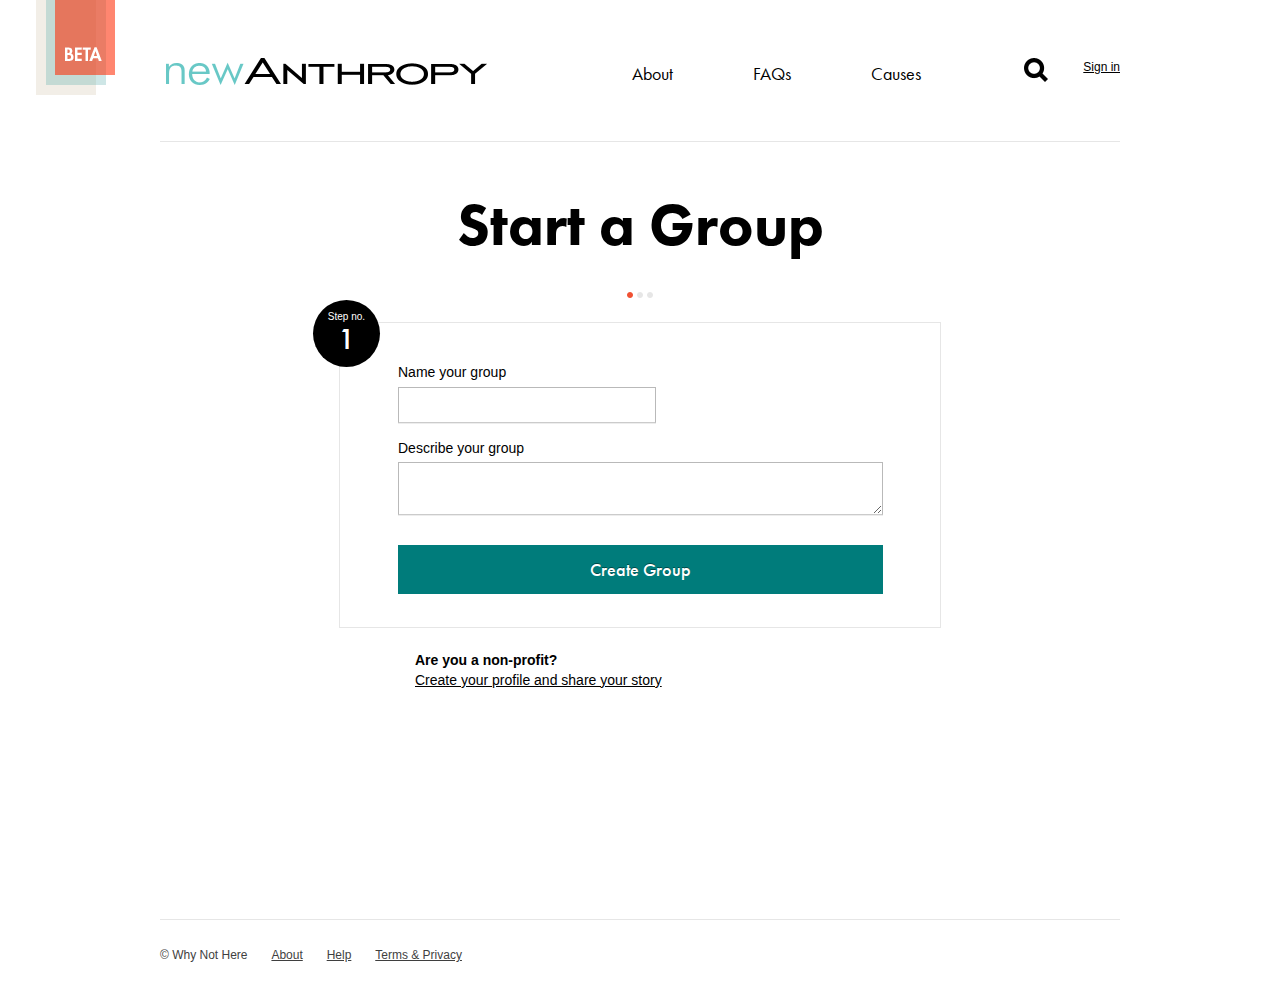
<file: index.html>
<!DOCTYPE HTML>
<html>
    <head>
        <meta charset="utf-8">
        
        <link rel="stylesheet" type="text/css" href="stylesheets/reset.css">
        <link rel="stylesheet" type="text/css" href="stylesheets/fonts.css">
        <link rel="stylesheet" type="text/css" href="stylesheets/style.css">
        
        <title></title>
        
    </head>
    <body>
        <div class="header">
            <div class="wrap">
                <ul class="header-nav">
                    <li class="signin"><a href="#">Sign in</a></li>
                    <li class="search"><a href="#"></a></li>
                    <li><a href="step-three.html">Causes</a></li>
                    <li><a href="step-two.html">FAQs</a></li>
                    <li><a href="index.html">About</a></li>
                </ul>
                <span class="beta"></span>
                <a href="#" class="logo"><img src="images/logo.png" alt="Logo" /></a>
            </div>
        </div>
        <div class="content start-group step-one">
            <div class="wrap">
                <h1>Start a Group</h1>
                <span class="step-pointer"></span>
                
                <div class="form-block">
                    <span class="step-number">Step no. <span>1</span></span>
                    
                    <form>
                        <label>Name your group</label>
                        <input type="text" />
                        <label>Describe your group</label>
                        <textarea></textarea>
                        <button class="btn">Create Group</button>
                    </form>
                </div>
                
                <span class="non-profit">
                    Are you a non-profit?<br />
                    <a href="#">Create your profile and share your story</a>
                </span>
                
            </div>
        </div>
        
        <div class="wrap footer">
            <span class="copy">&copy; Why Not Here</span>
            <a href="#">About</a>
            <a href="#">Help</a>
            <a href="#">Terms & Privacy</a>
        </div>
    </body>
</html>
</file>
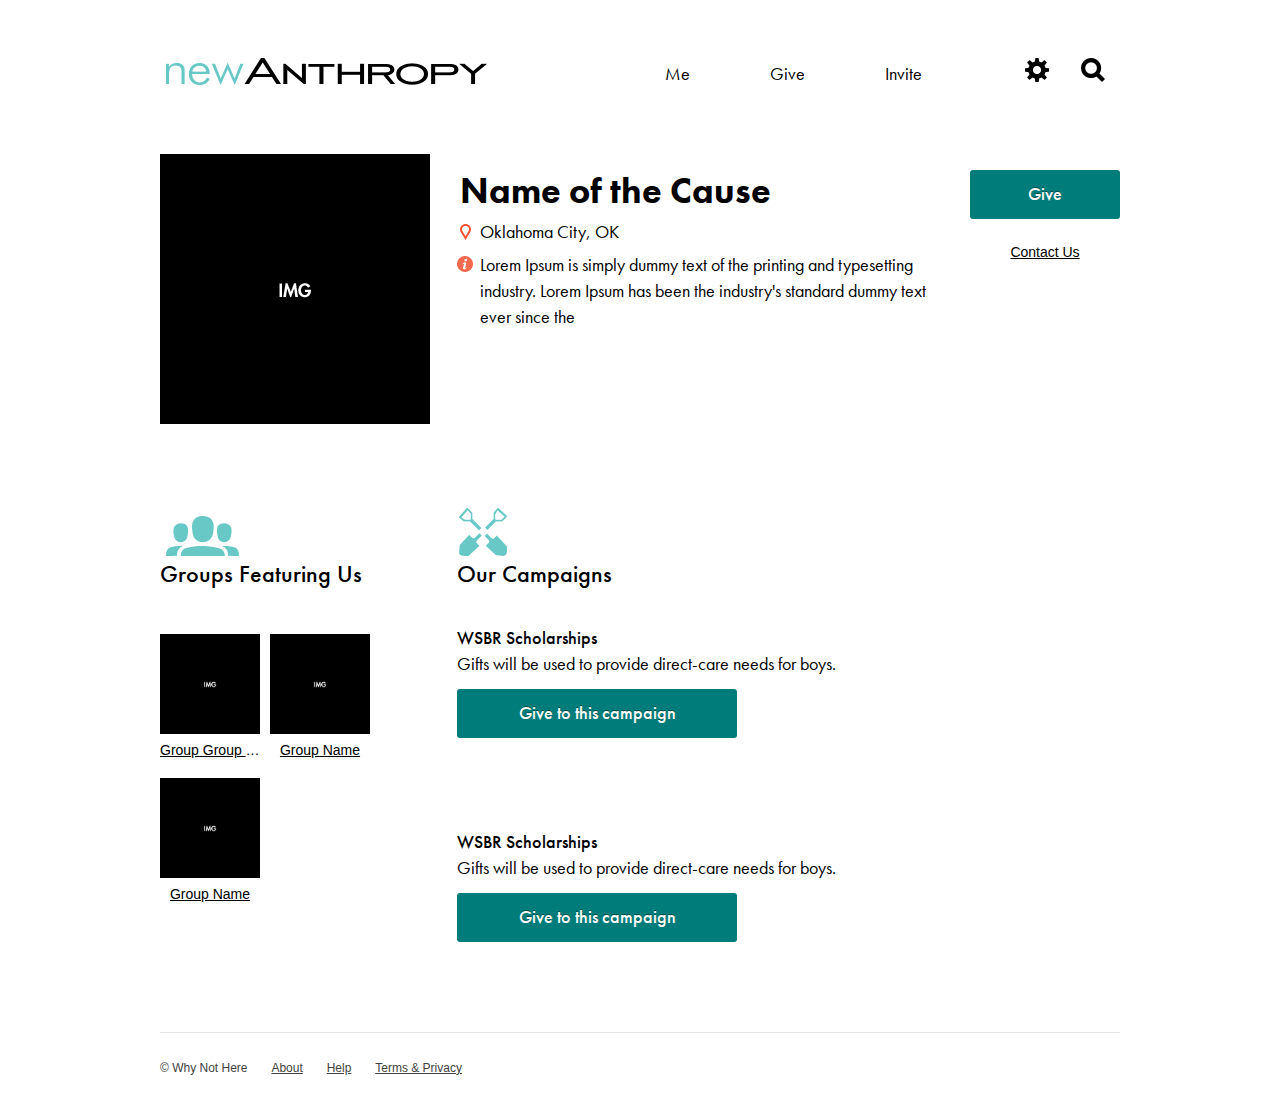
<file: causes-profile.html>
<!DOCTYPE HTML>
<html>
    <head>
        <meta charset="utf-8">
        
        <link rel="stylesheet" type="text/css" href="stylesheets/reset.css">
        <link rel="stylesheet" type="text/css" href="stylesheets/fonts.css">
        <link rel="stylesheet" type="text/css" href="stylesheets/style.css">
        
        <title></title>
        
    </head>
    <body>
        <div class="header causes-header causes-profile-header">
            <div class="wrap">
                <ul class="header-nav">
                    <li class="search"><a href="#"></a></li>
                    <li class="settings"><a href="#"></a></li>
                    <li><a href="step-three.html">Invite</a></li>
                    <li><a href="step-two.html">Give</a></li>
                    <li><a href="index.html">Me</a></li>
                </ul>
                <a href="#" class="logo"><img src="images/logo.png" alt="Logo" /></a>
            </div>
        </div>
        <div class="content causes-profile">
            <div class="wrap">
                
                <div class="cause-info">
                    <div class="photo-block">
                        <img src="images/default_image_270.png" alt="Image" />
                    </div>
                    <div class="buttons-block">
                        <a href="#" class="btn">Give</a>
                        <a href="#" class="link">Contact Us</a>
                    </div>
                    <div class="info">
                        <h1>Name of the Cause</h1>
                        <ul>
                            <li class="location">
                                Oklahoma City, OK
                            </li>
                            <li class="description">
                                Lorem Ipsum is simply dummy text of the printing and typesetting industry. Lorem Ipsum has been the industry's standard dummy text ever since the
                            </li>
                        </ul>
                    </div>
                </div>
                
                <div class="sidebar">
                    <h2 class="icon-groups">Groups Featuring Us</h2>
                    <ul class="groups-featuring-list">
                        <li><a href="#"><img src="images/default_image_270.png" width="100" alt="Image" />Group Group Name</a></li>
                        <li><a href="#"><img src="images/default_image_270.png" width="100" alt="Image" />Group Name</a></li>
                        <li><a href="#"><img src="images/default_image_270.png" width="100" alt="Image" />Group Name</a></li>
                    </ul>
                </div>
                
                <div class="campaign-block">
                    <h2 class="icon-campaigns">Our Campaigns</h2>
                    
                    <h3>WSBR Scholarships</h3>
                    <p>Gifts will be used to provide direct-care needs for boys.</p>
                    <a href="#" class="btn">Give to this campaign</a>
                    
                    <h3>WSBR Scholarships</h3>
                    <p>Gifts will be used to provide direct-care needs for boys.</p>
                    <a href="#" class="btn">Give to this campaign</a>
                </div>
                
                <div class="clear"></div>
            </div>
        </div>
        
        <div class="wrap footer">
            <span class="copy">&copy; Why Not Here</span>
            <a href="#">About</a>
            <a href="#">Help</a>
            <a href="#">Terms & Privacy</a>
        </div>
    </body>
</html>
</file>
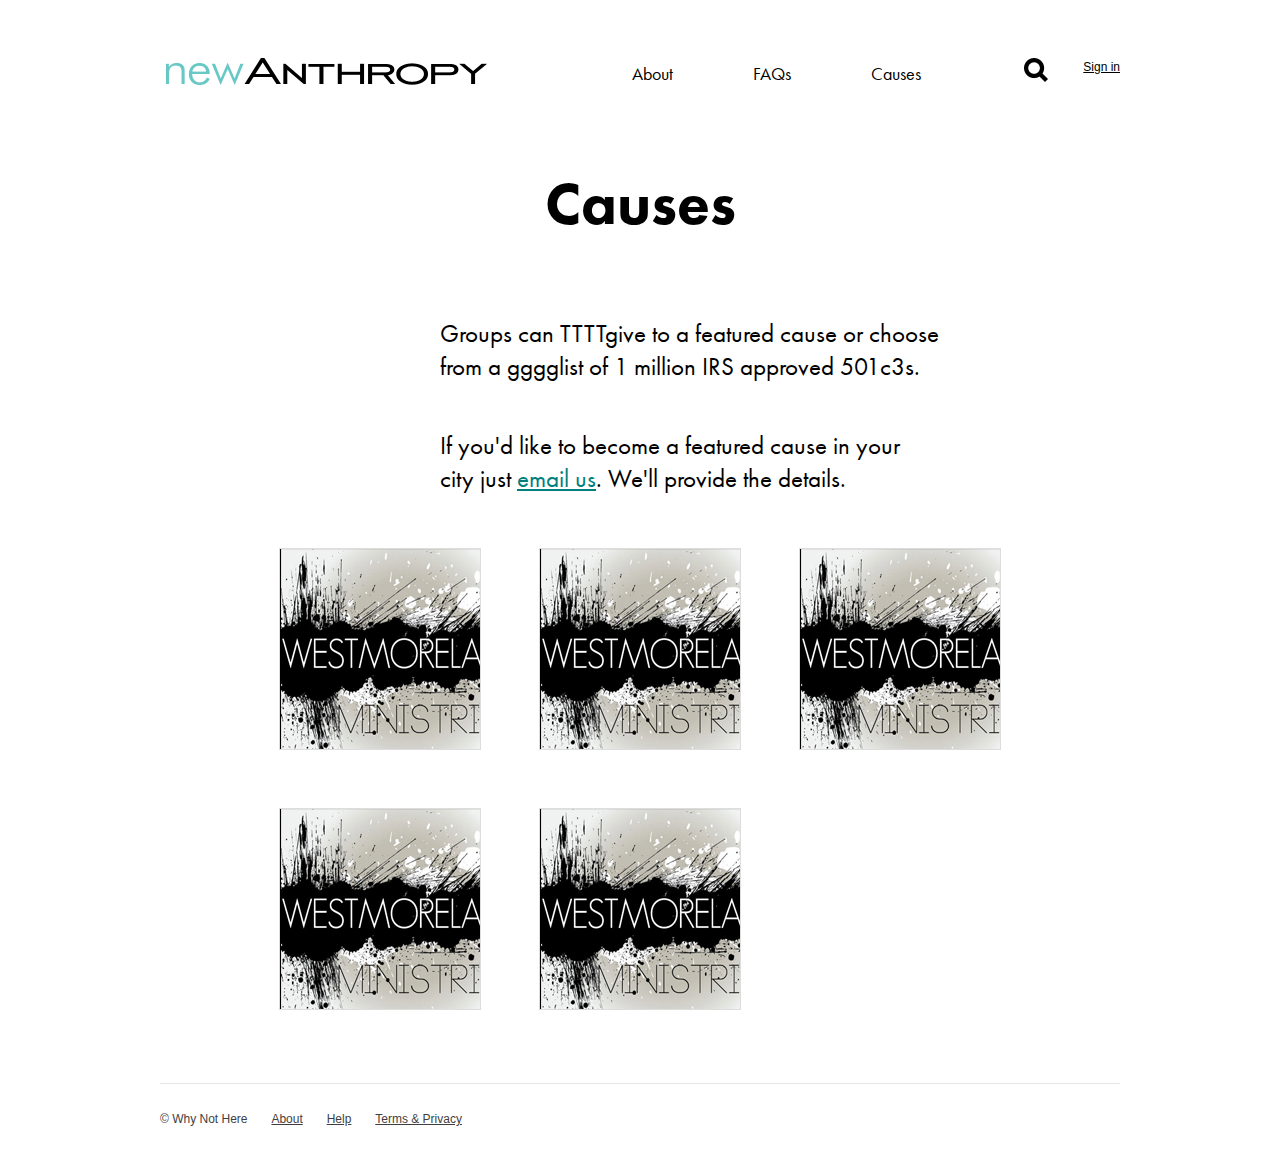
<file: causes.html>
<!DOCTYPE HTML>
<html>
    <head>
        <meta charset="utf-8">
        
        <link rel="stylesheet" type="text/css" href="stylesheets/reset.css">
        <link rel="stylesheet" type="text/css" href="stylesheets/fonts.css">
        <link rel="stylesheet" type="text/css" href="stylesheets/style.css">
        
        <title></title>
        
    </head>
    <body>
        <div class="header causes-header">
            <div class="wrap">
                <ul class="header-nav">
                    <li class="signin"><a href="#">Sign in</a></li>
                    <li class="search"><a href="#"></a></li>
                    <li><a href="step-three.html">Causes</a></li>
                    <li><a href="step-two.html">FAQs</a></li>
                    <li><a href="index.html">About</a></li>
                </ul>
                <a href="#" class="logo"><img src="images/logo.png" alt="Logo" /></a>
            </div>
        </div>
        <div class="content causes-page">
            <div class="wrap">
                <h1>Causes</h1>
                <p style="">Groups can TTTTgive to a featured cause or choose <br />from a gggglist of 1 million IRS approved 501c3s.</p>
                <p style="">If you'd like to become a featured cause in your <br />city just <a href="#">email us</a>. We'll provide the details.</p>
                
                <ul class="causes-list">
                    <li><a href="causes-profile.html"><img src="images/default_cause.png" alt="Image" /></a></li>
                    <li><a href="causes-profile.html"><img src="images/default_cause.png" alt="Image" /></a></li>
                    <li><a href="causes-profile.html"><img src="images/default_cause.png" alt="Image" /></a></li>
                    <li><a href="causes-profile.html"><img src="images/default_cause.png" alt="Image" /></a></li>
                    <li><a href="causes-profile.html"><img src="images/default_cause.png" alt="Image" /></a></li>
                </ul>
            </div>
        </div>
        
        <div class="wrap footer">
            <span class="copy">&copy; Why Not Here</span>
            <a href="#">About</a>
            <a href="#">Help</a>
            <a href="#">Terms & Privacy</a>
        </div>
    </body>
</html>
</file>
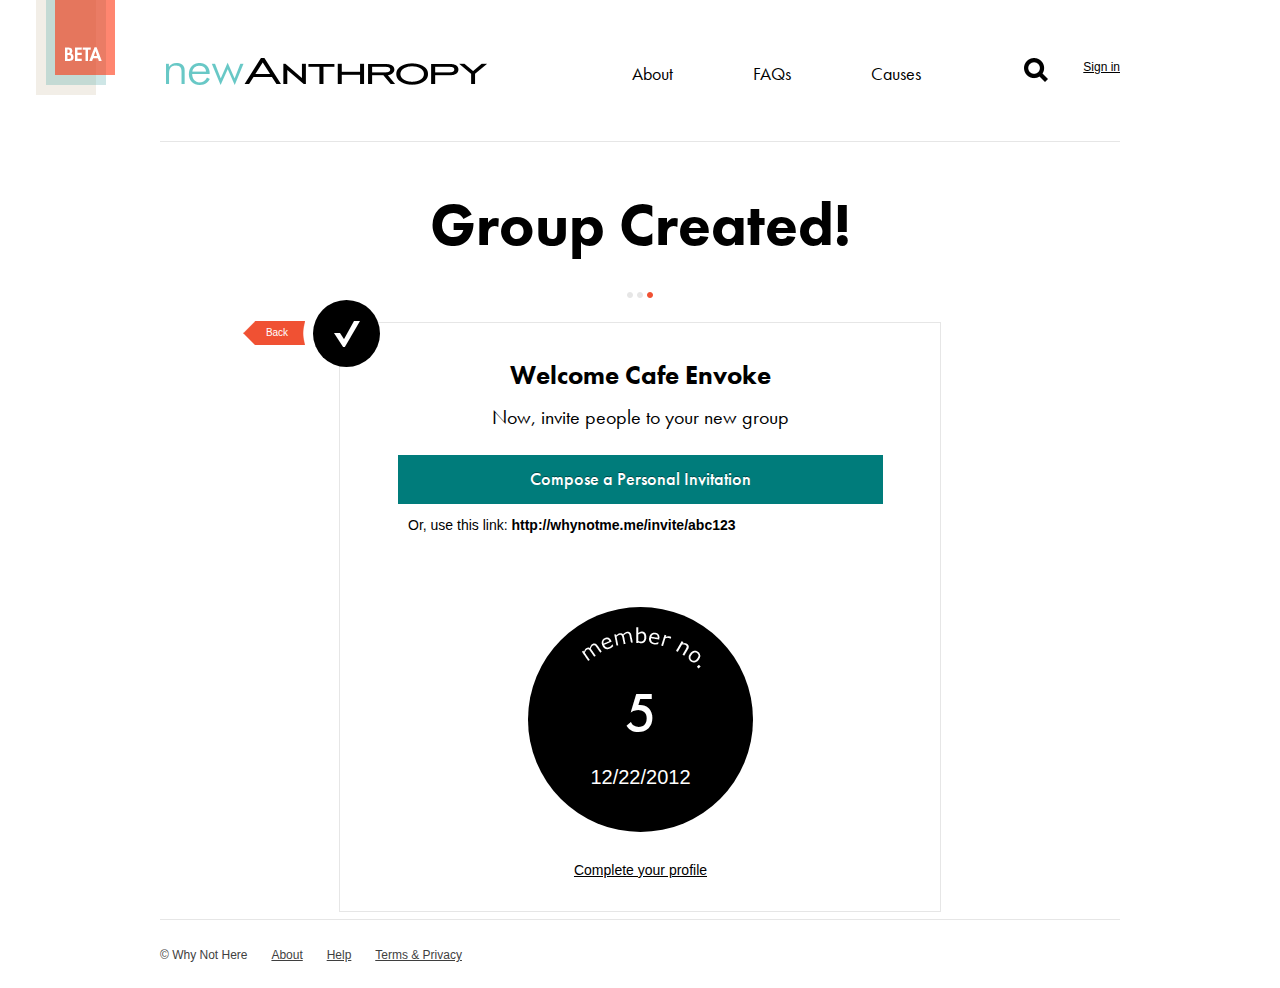
<file: step-three.html>
<!DOCTYPE HTML>
<html>
    <head>
        <meta charset="utf-8">
        
        <link rel="stylesheet" type="text/css" href="stylesheets/reset.css">
        <link rel="stylesheet" type="text/css" href="stylesheets/fonts.css">
        <link rel="stylesheet" type="text/css" href="stylesheets/style.css">
        
        <title></title>
        
    </head>
    <body>
        <div class="header">
            <div class="wrap">
                <ul class="header-nav">
                    <li class="signin"><a href="#">Sign in</a></li>
                    <li class="search"><a href="#"></a></li>
                    <li><a href="step-three.html">Causes</a></li>
                    <li><a href="step-two.html">FAQs</a></li>
                    <li><a href="index.html">About</a></li>
                </ul>
                <span class="beta"></span>
                <a href="#" class="logo"><img src="images/logo.png" alt="Logo" /></a>
            </div>
        </div>
        <div class="content start-group step-three">
            <div class="wrap">
                <h1>Group Created!</h1>
                <span class="step-pointer"></span>
                
                <div class="form-block">
                    <span class="step-number"><a href="#" class="back">Back</a></span>
                    <h2>Welcome Cafe Envoke</h2>
                    <span class="direction">Now, invite people to your new group</span>
                    <a href="#" class="btn">Compose a Personal Invitation</a>
                    <p class="invite-link">Or, use this link: <a href="#">http://whynotme.me/invite/abc123</a></p>
                    
                    <div class="member-number">
                        <span class="number">5</span>
                        <span class="date">12/22/2012</span>
                    </div>
                    
                    <span class="complete-link">
                        <a href="#">Complete your profile</a>
                    </span>
                </div>
                
            </div>
        </div>
        
        <div class="wrap footer">
            <span class="copy">&copy; Why Not Here</span>
            <a href="#">About</a>
            <a href="#">Help</a>
            <a href="#">Terms & Privacy</a>
        </div>
    </body>
</html>
</file>
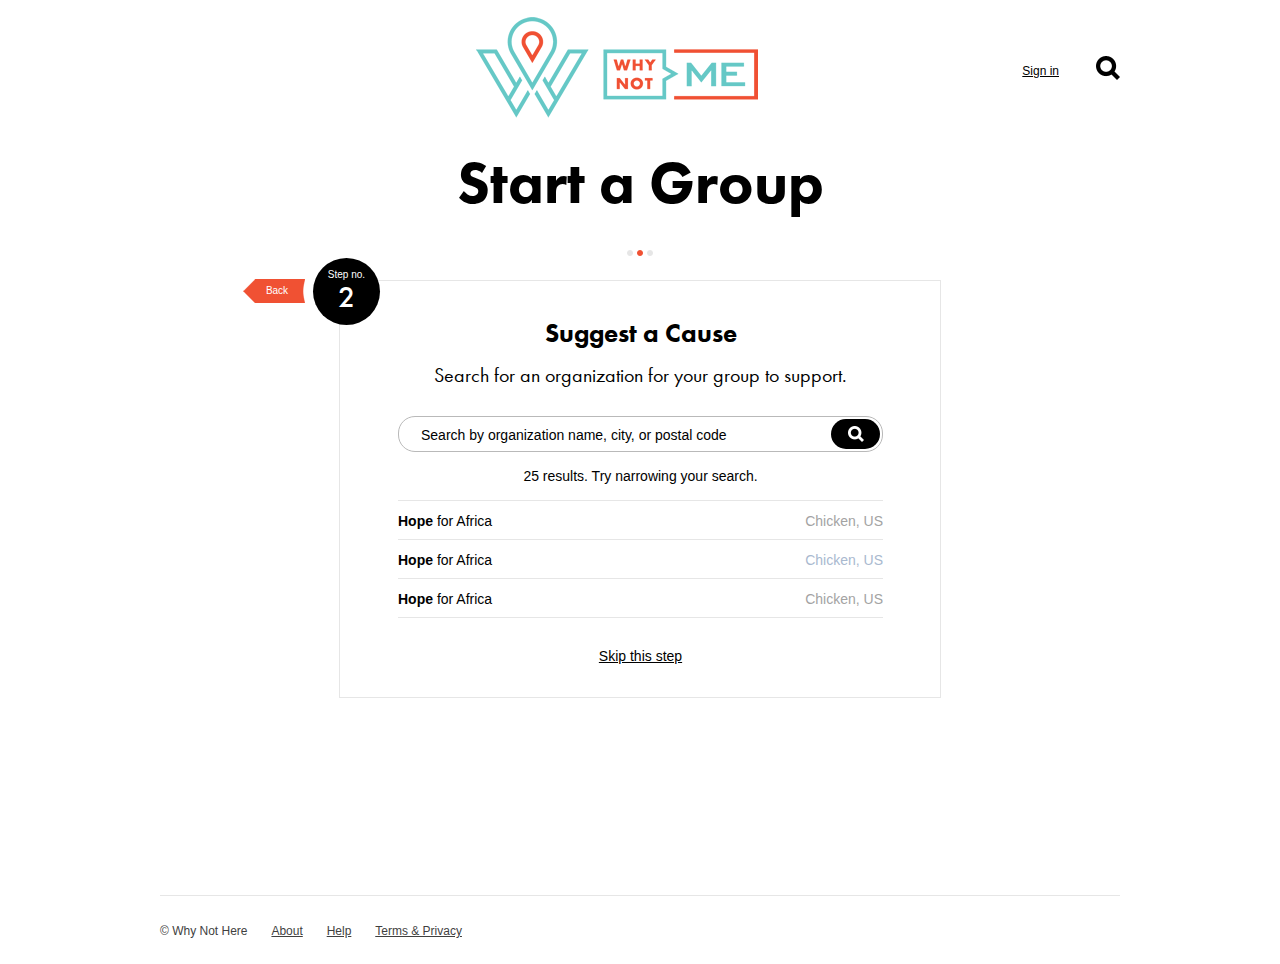
<file: step-two.html>
<!DOCTYPE HTML>
<html>
    <head>
        <meta charset="utf-8">
        
        <link rel="stylesheet" type="text/css" href="stylesheets/reset.css">
        <link rel="stylesheet" type="text/css" href="stylesheets/fonts.css">
        <link rel="stylesheet" type="text/css" href="stylesheets/style.css">
        
        <title></title>
        
    </head>
    <body>
        <div class="header header-a">
            <div class="wrap">
                <ul class="header-nav">
                    <li class="signin"><a href="#">Sign in</a></li>
                    <li class="search"><a href="#"></a></li>
                </ul>
                <a href="index.html" class="logo"><img src="images/logo_2.png" alt="Logo" /></a>
            </div>
        </div>
        <div class="content start-group step-two">
            <div class="wrap">
                <h1>Start a Group</h1>
                <span class="step-pointer"></span>
                
                <div class="form-block">
                    <span class="step-number">Step no. <span>2</span><a href="#" class="back">Back</a></span>
                    
                    <h2>Suggest a Cause</h2>
                    <span class="direction">Search for an organization for your group to support.</span>
                    
                    <form>
                        <fieldset class="search-block">
                            <input type="text" placeholder="Search by organization name, city, or postal code" />
                            <button class="btn-search"></button>
                        </fieldset>
                    </form>
                    
                    <span class="results-caption">25 results. Try narrowing your search.</span>
                    
                    <ul class="results-list">
                        <li>
                            <a href="causes.html">
                                <span class="location">Chicken, US</span>
                                <span class="name"><span>Hope</span> for Africa</span>
                            </a>
                        </li>
                        <li class="gray">
                            <a href="causes.html">
                                <span class="location">Chicken, US</span>
                                <span class="name"><span>Hope</span> for Africa</span>
                            </a>
                        </li>
                        <li>
                            <a href="causes.html">
                                <span class="location">Chicken, US</span>
                                <span class="name"><span>Hope</span> for Africa</span>
                            </a>
                        </li>
                    </ul>
                    
                    <span class="complete-link">
                        <a href="#">Skip this step</a>
                    </span>
                </div>
                
            </div>
        </div>
        
        <div class="wrap footer">
            <span class="copy">&copy; Why Not Here</span>
            <a href="#">About</a>
            <a href="#">Help</a>
            <a href="#">Terms & Privacy</a>
        </div>
    </body>
</html>
</file>
